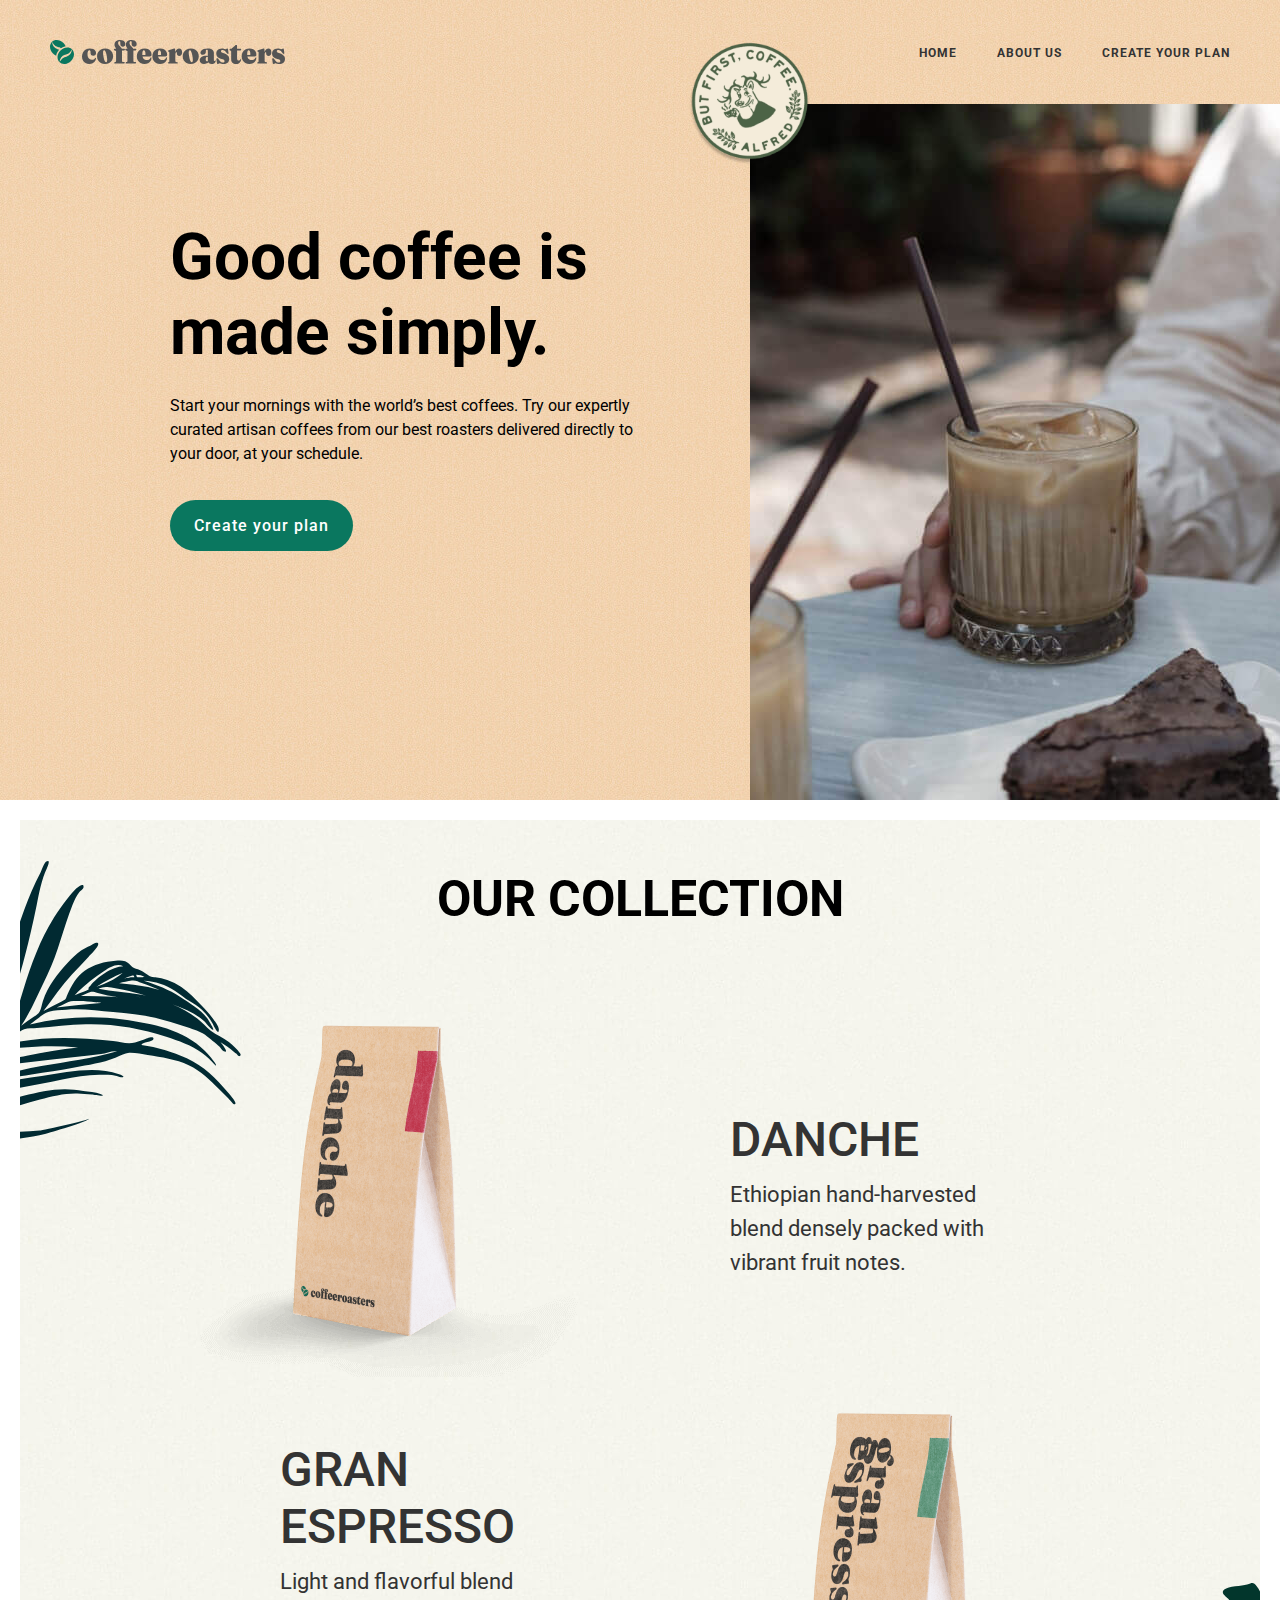
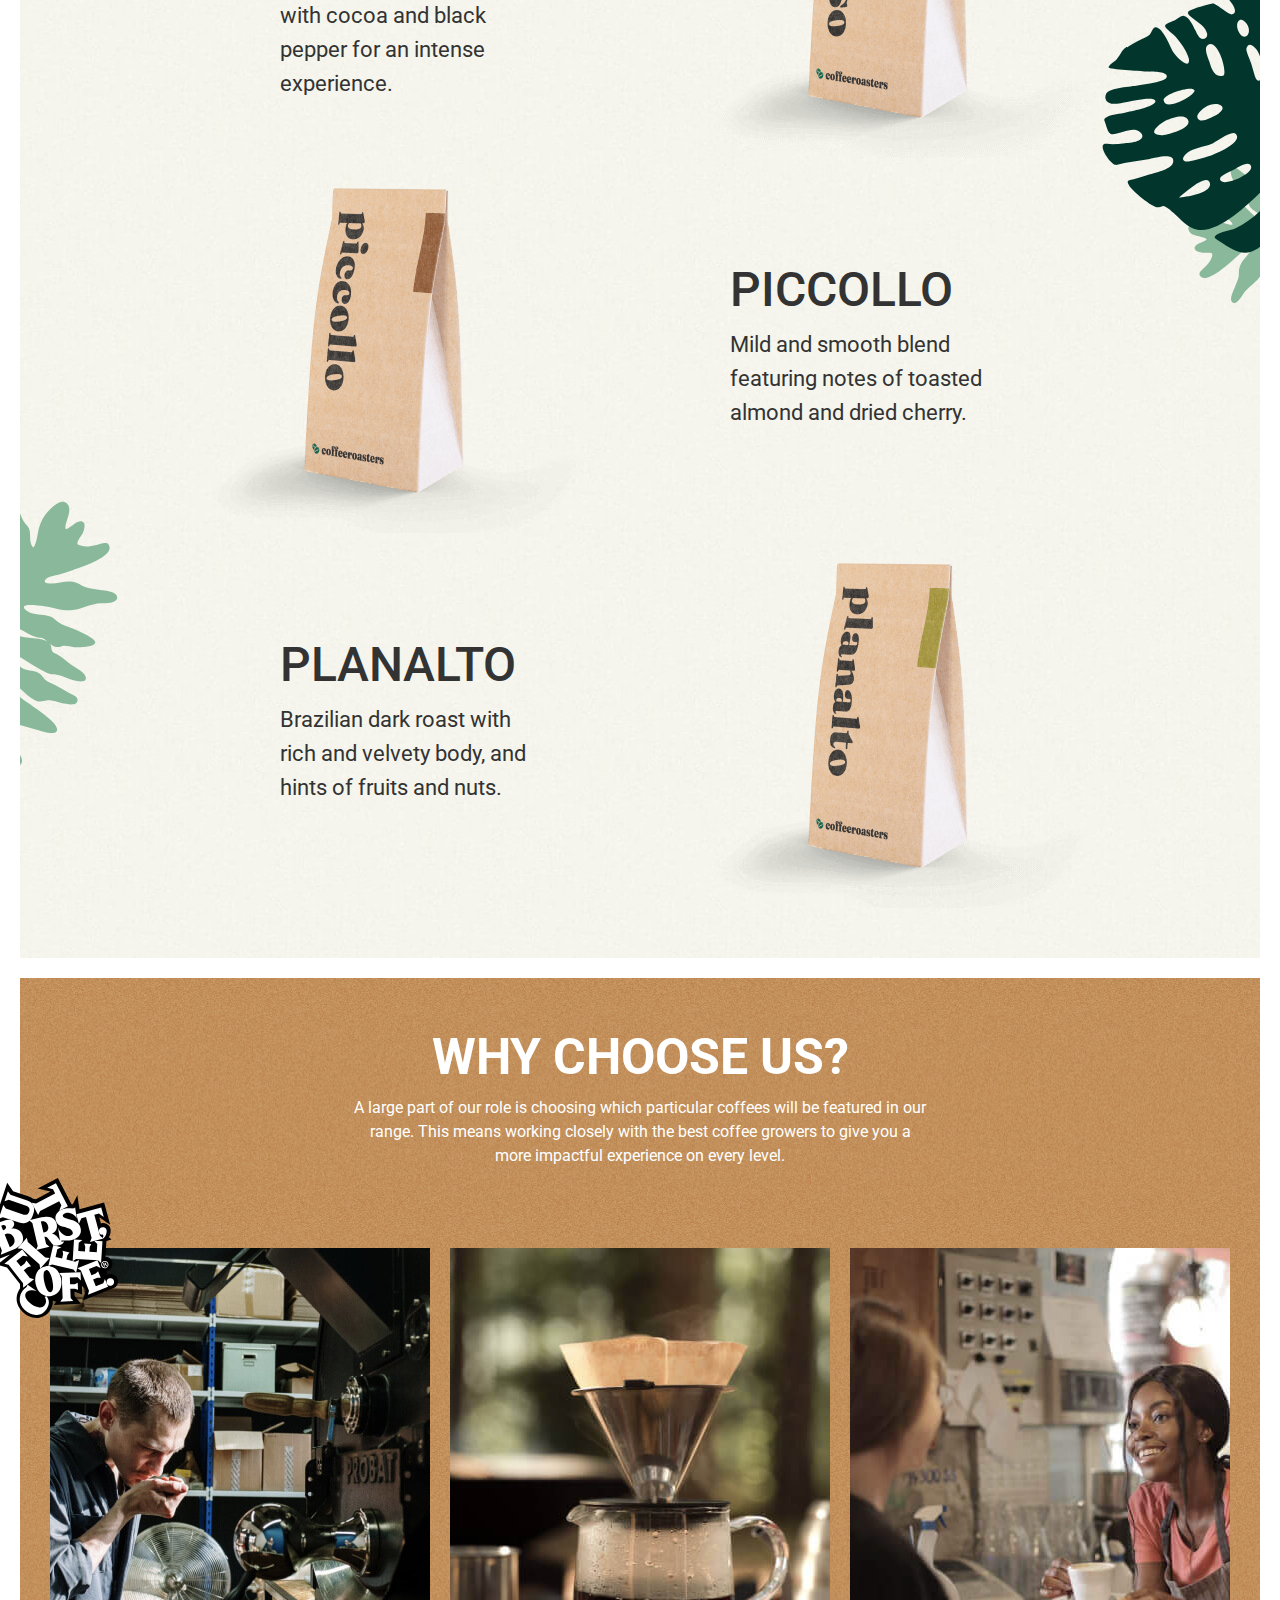
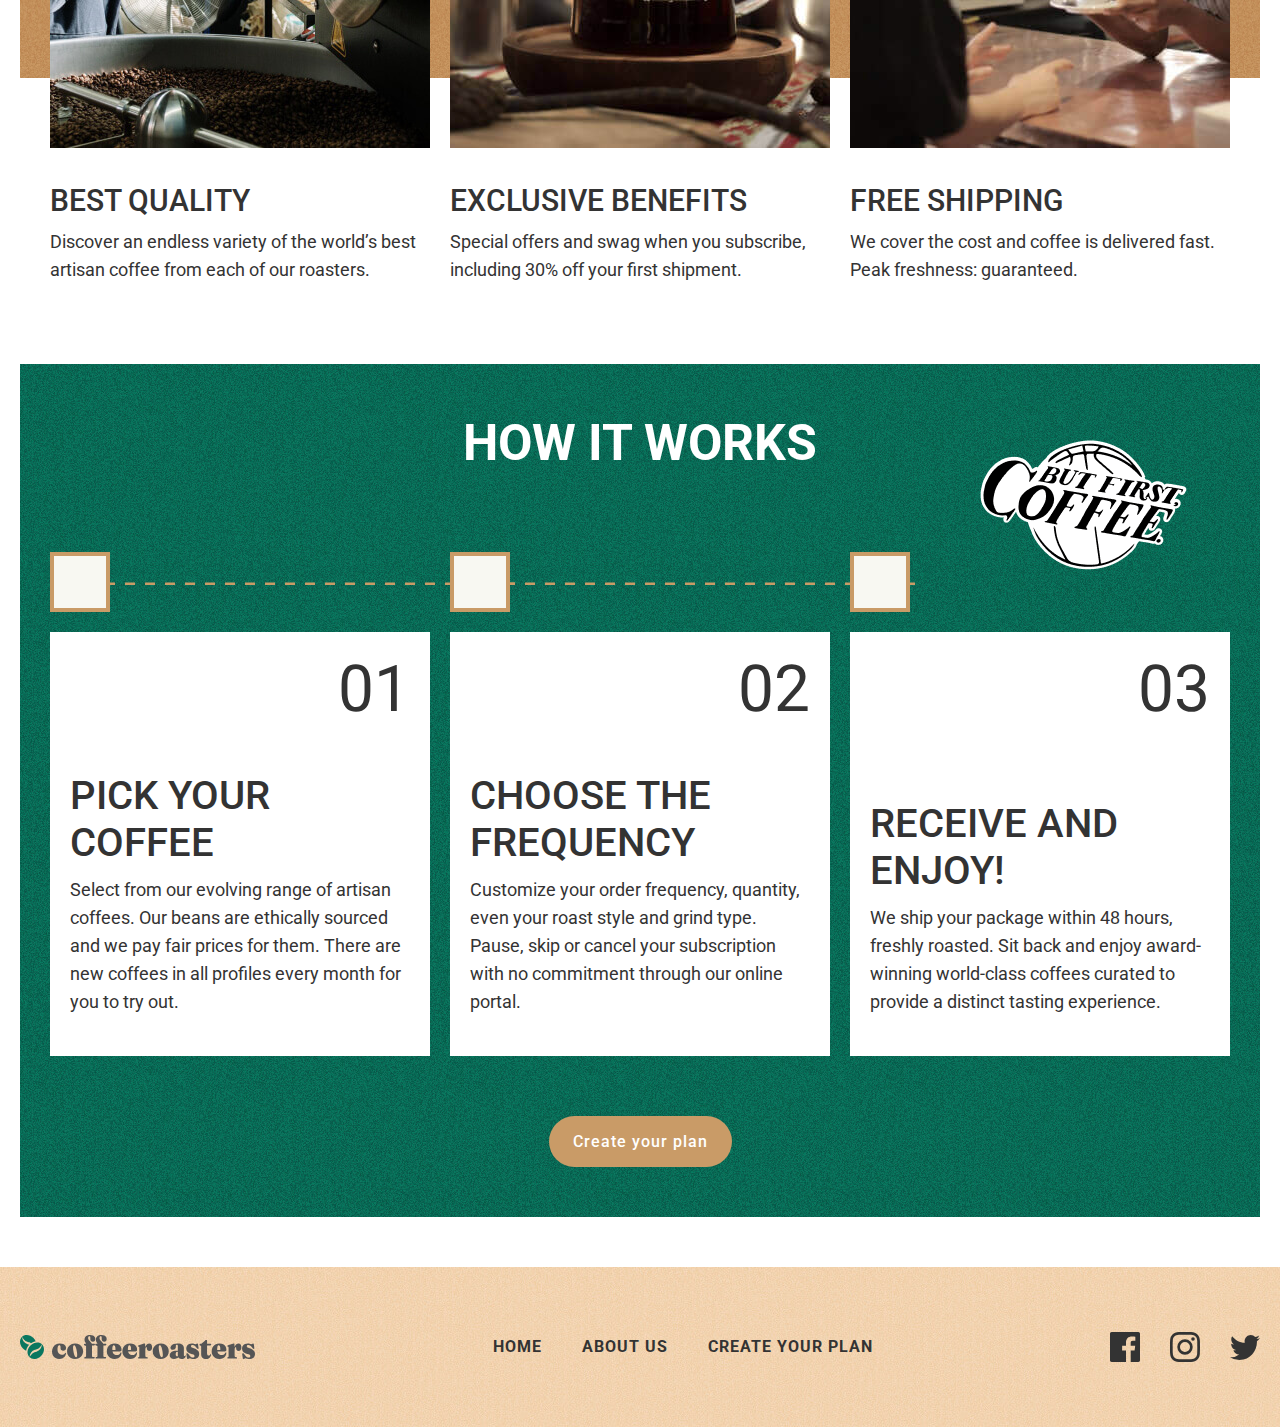
<file: index.html>
<!DOCTYPE html>
<html lang="en">
<head>
  <meta charset="UTF-8">
  <meta http-equiv="X-UA-Compatible" content="IE=edge">
  <meta name="viewport" content="width=device-width, initial-scale=1.0">
  <title>CoffeeRoasters</title>

  <!-- GOOGLE-FONTS -->
  <link rel="preconnect" href="https://fonts.googleapis.com">
  <link rel="preconnect" href="https://fonts.gstatic.com" crossorigin>
  <link href="https://fonts.googleapis.com/css2?family=Roboto:wght@400;500;700&display=swap" rel="stylesheet">

  <!-- Stylesheets -->
  <link rel="stylesheet" href="./css/normalize.css">
  <link rel="stylesheet" href="./css/style.css">
</head>
<body>

  <div class="hero-wrapper">

    <!-- HEADER -->
    <header class="site-header">
      <div class="site-header-container container">
        <a href="index.html" class="site-header-logo">
          <img class="header-logo-img" src="./img/logo.svg" alt="CoffeeRoasters logo" width="235" height="24" >
        </a>
        <!-- SITENAV -->
        <nav class="sitenav">
          <ul class="sinav-list">
            <li class="sitenav-item"><a class="sitenav-link" href="index.html" >HOME</a></li>
            <li class="sitenav-item"><a class="sitenav-link" href="about-us.html" >ABOUT US</a></li>
            <li class="sitenav-item"><a class="sitenav-link" href="creat-plan.html" >Create your plan</a></li>
          </ul>
        </nav>
      </div>
    </header>

    <!-- HERO -->

    <section class="hero">
      <div class="hero-container container">
        <div class="hero-info-wrapper">
          <h1 class="hero-heading">Good coffee is made simply.</h1>
          <p class="hero-text">Start your mornings with the world’s best coffees. Try our expertly curated artisan coffees from our best roasters delivered directly to your door, at your schedule.</p>
          <a href="#" class="button button-green">Create your plan</a>
        </div>
        <div class="hero-img-wrapper">
          <img class="manufactor-label" src="./img/manufactor-label.png" alt="manufactor-label " width="160" height="160" srcset="./img/manufactor-label.png 1x , ./img/manufactor-label@2x.png 2x">
          <img class="hero-img" src="./img/hero-img.jpg" alt=" a person's hand a cup of coffee" width="710" height="696" srcset="./img/hero-img.jpg 1x , ./img/hero-img@2x.jpg 2x">
        </div>
      </div>
    </section>
  </div>

  <!-- MAIN-CONTENT -->

  <main class="main-content">

    <!-- COLLECTION -->

    <section class="collection">
      <div class="container">
        <div class=" collection-content ">
          <h2 class="collection-heading">Our collection</h2>
          <ul class="collection-list">

            <li class="collection-item">
              <img class="collection-img" src="./img/danche.png" alt="danche"  width="450" height="375" srcset="./img/danche.png 1x , ./img/danche@2x.png 2x">
              <div class="collection-info-wrapper">
                <h3 class="collection-info-title">Danche</h3>
                <p class="collection-info-desc">Ethiopian hand-harvested blend densely packed with vibrant fruit notes.</p>
              </div>
            </li>

            <li class="collection-item">
              <img class="collection-img" src="./img/gran_espresso.png" alt="gran-espresso"  width="450" height="375" srcset="./img/gran_espresso.png 1x , ./img/gran_espresso@2x.png 2x">
              <div class="collection-info-wrapper">
                <h3 class="collection-info-title">Gran Espresso</h3>
                <p class="collection-info-desc">Light and flavorful blend with cocoa and black pepper for an intense experience.</p>
              </div>
            </li>

            <li class="collection-item">
              <img  class="collection-img" src="./img/picollo.png" alt="picollo" width="450" height="375" srcset="./img/picollo.png 1x , ./img/picollo@2x.png 2x">
              <div class="collection-info-wrapper">
                <h3 class="collection-info-title">Piccollo</h3>
                <p class="collection-info-desc">Mild and smooth blend featuring notes of toasted almond and dried cherry.</p>
              </div>
            </li>

            <li class="collection-item">
              <img class="collection-img" src="./img/planalto.png" alt="planalto"  width="450" height="375" srcset="./img/planalto.png 1x , ./img/planalto@2x.png 2x">
              <div class="collection-info-wrapper">
                <h3 class="collection-info-title">Planalto</h3>
                <p class="collection-info-desc">Brazilian dark roast with rich and velvety body, and hints of fruits and nuts.</p>
              </div>
            </li>

          </ul>

          <img class="collection-leafe-left" src="./img/leavest-leafe.svg" alt width="371" height="371" >

            <img class="collection-leaves-right" src="./img/leaves-right-mix.svg" alt  width="546" height="592" >

          <img class="collection-leafe-left-light" src="./img/leaves-left-light.svg " alt width="314" height="287"  >
        </div>
      </div>
    </section>


    <!-- PROPOSAL -->

    <section class="proposal">
      <div class="container">
        <div class="proposal-content">
          <h2 class="proposal-heading">Why choose us?</h2>
          <p class="proposal-text">A large part of our role is choosing which particular coffees will be featured in our range. This means working closely with the best coffee growers to give you a more impactful experience on every level.</p>


          <ul class="proposal-list">

            <li class="proposal-item">
              <img src="./img/coffe-motto.svg" alt="catchy slogan about coffe" class="coffee-moto" width="140" height="144">
              <img class="proposal-img" src="./img/best-quality.jpg" alt=" Coffe factory worker  smelling coffee beans" width="433" height="500" srcset="./img/best-quality.jpg 1x , ./img/best-quality@2x.jpg 2x" >
              <h3 class="proposal-item-title">Best quality</h3>
              <p class="proposal-item-text">Discover an endless variety of the world’s best artisan coffee from each of our roasters.</p>
            </li>

            <li class="proposal-item">
              <img class="proposal-img"  src="./img/exclusive-benefits.jpg" alt="Coffe is being filtered into a glass pot" width="433" height="500" srcset="./img/exclusive-benefits.jpg 1x , ./img/exclusive-benefits@2x.jpg 2x">
              <h3 class="proposal-item-title">Exclusive benefits</h3>
              <p class="proposal-item-text">Special offers and swag when you subscribe, including 30% off your first shipment.</p>
            </li>

            <li class="proposal-item">
              <img class="proposal-img" src="./img/free-shipping.jpg" alt="Coffe shop worker giving coffe customer"  width="433" height="500" srcset="./img/free-shipping.jpg 1x , ./img/free-shipping@2x.jpg 2x">
              <h3 class="proposal-item-title">Free shipping</h3>
              <p class="proposal-item-text">We cover the cost and coffee is delivered fast. Peak freshness: guaranteed.</p>
            </li>

          </ul>
        </div>
      </div>
    </section>


    <!-- MANUAL -->
    <section class="manual">
      <div class="container">
        <div class="manual-inner ">
          <h2 class="manual-heading">How it works</h2>
          <ol class="maual-steps-list">
            <li class="manual-steps-item">
              <div class="manual-info-box">
                <h3 class="manual-steps-title">Pick your coffee</h3>
                <p class="manual-steps-text">Select from our evolving range of artisan coffees. Our
                  beans are ethically sourced and we pay fair prices for them. There are new coffees in all profiles every month for you to try out.</p>
              </div>
            </li>
            <li class="manual-steps-item">
              <div class="manual-info-box">
                <h3 class="manual-steps-title">Choose the frequency</h3>
                <p class="manual-steps-text">Customize your order frequency, quantity, even your roast
                  style and grind type. Pause, skip or cancel your subscription with no commitment through our online portal.</p>
              </div>
            </li>
            <li class="manual-steps-item">
              <div class="manual-info-box">
                <h3 class="manual-steps-title">Receive and enjoy!</h3>
                <p class="manual-steps-text">We ship your package within 48 hours, freshly roasted. Sit back and enjoy award-winning world-class coffees curated to provide a distinct tasting experience.</p>
              </div>
            </li>
          </ol>
          <a href="#" class="button button-brown">Create your plan</a>
          <img class="catchy-slogan" src="./img/catchy-slogan.png" alt="catchy-slogan"  width="227" height="192" srcset="./img/catchy-slogan.png 1x , ./img/catchy-slogan@2x.png 2x">
        </div>
      </div>
    </section>
  </main>

  <!-- FOOTER -->

  <footer class="site-footer">
    <div class="footer-container container">
      <a class="footer-logo" href="index.html" >
        <img class="footer-logo-img" src="./img/logo.svg" alt="site-footer-logo">
      </a>

      <div class="sitenav footer-sitenav">
        <ul class="sinav-list">
          <li class="sitenav-item"><a class="sitenav-link" href="#" >HOME</a></li>
          <li class="sitenav-item"><a class="sitenav-link" href="#" >ABOUT US</a></li>
          <li class="sitenav-item"><a class="sitenav-link" href="#" >Create your plan</a></li>
        </ul>
      </div>
      <div class="site-footer-socials">
        <ul class="socials-list">
          <li class="socials-item"><a class="socials-link" href="#" target="_blank" ><svg width="30" height="30" fill="none" xmlns="http://www.w3.org/2000/svg"><path d="M28.344 0H1.656C.741 0 0 .741 0 1.656v26.689C0 29.259.741 30 1.656 30h14.369V18.383h-3.91v-4.528h3.91v-3.339c0-3.875 2.366-5.985 5.824-5.985 1.656 0 3.078.124 3.494.179v4.05l-2.398.001c-1.88 0-2.244.894-2.244 2.204v2.891h4.484l-.584 4.528h-3.9V30h7.645C29.26 30 30 29.259 30 28.344V1.656C30 .741 29.259 0 28.344 0Z" fill="currentColor"/></svg></a></li>
          <li class="socials-item"><a class="socials-link" href="#" target="_blank" ><svg width="30" height="30" fill="none" xmlns="http://www.w3.org/2000/svg"><path fill-rule="evenodd" clip-rule="evenodd" d="M15 0c-4.074 0-4.584.018-6.184.09C3.37.34.341 3.362.091 8.815.018 10.416 0 10.926 0 15s.018 4.585.09 6.185c.25 5.448 3.272 8.475 8.725 8.725 1.601.073 2.111.09 6.185.09s4.585-.017 6.185-.09c5.443-.25 8.478-3.273 8.724-8.725.074-1.6.091-2.111.091-6.185s-.017-4.584-.09-6.184C29.665 3.374 26.639.341 21.186.091 19.585.018 19.074 0 15 0Zm0 2.704c4.005 0 4.48.015 6.063.087 4.065.185 5.963 2.114 6.148 6.15.073 1.58.087 2.055.087 6.06 0 4.007-.015 4.48-.087 6.062-.186 4.03-2.08 5.963-6.148 6.148-1.583.073-2.055.088-6.063.088-4.005 0-4.48-.015-6.061-.088-4.075-.186-5.964-2.123-6.149-6.15-.072-1.58-.087-2.055-.087-6.06 0-4.006.016-4.48.087-6.062.186-4.034 2.08-5.964 6.149-6.149 1.582-.071 2.056-.086 6.061-.086ZM7.297 15a7.703 7.703 0 1 1 15.406 0 7.703 7.703 0 0 1-15.406 0ZM15 20a5 5 0 1 1 0-10 5 5 0 0 1 0 10Zm6.206-13.007a1.8 1.8 0 1 1 3.601.002 1.8 1.8 0 0 1-3.6-.002Z" fill="currentColor"/></svg></a></li>
          <li class="socials-item"><a class="socials-link" href="#" target="_blank" ><svg width="30" height="25" fill="none" xmlns="http://www.w3.org/2000/svg"><path d="M30 2.96c-1.104.502-2.29.84-3.535.993A6.296 6.296 0 0 0 29.171.461a12.145 12.145 0 0 1-3.909 1.532A6.075 6.075 0 0 0 20.77 0c-3.974 0-6.894 3.802-5.996 7.748C9.66 7.486 5.125 4.973 2.089 1.155.476 3.99 1.252 7.702 3.993 9.58a6.014 6.014 0 0 1-2.787-.79c-.067 2.925 1.977 5.66 4.936 6.269a6.02 6.02 0 0 1-2.78.107c.783 2.508 3.056 4.332 5.75 4.383A12.156 12.156 0 0 1 0 22.165 17.112 17.112 0 0 0 9.435 25c11.428 0 17.884-9.897 17.494-18.773A12.713 12.713 0 0 0 30 2.96Z" fill="currentColor"/></svg></a></li>
        </ul>
      </div>
    </div>
  </footer>


  <script src="./js/main.js"></script>
</body>
</html>
</file>
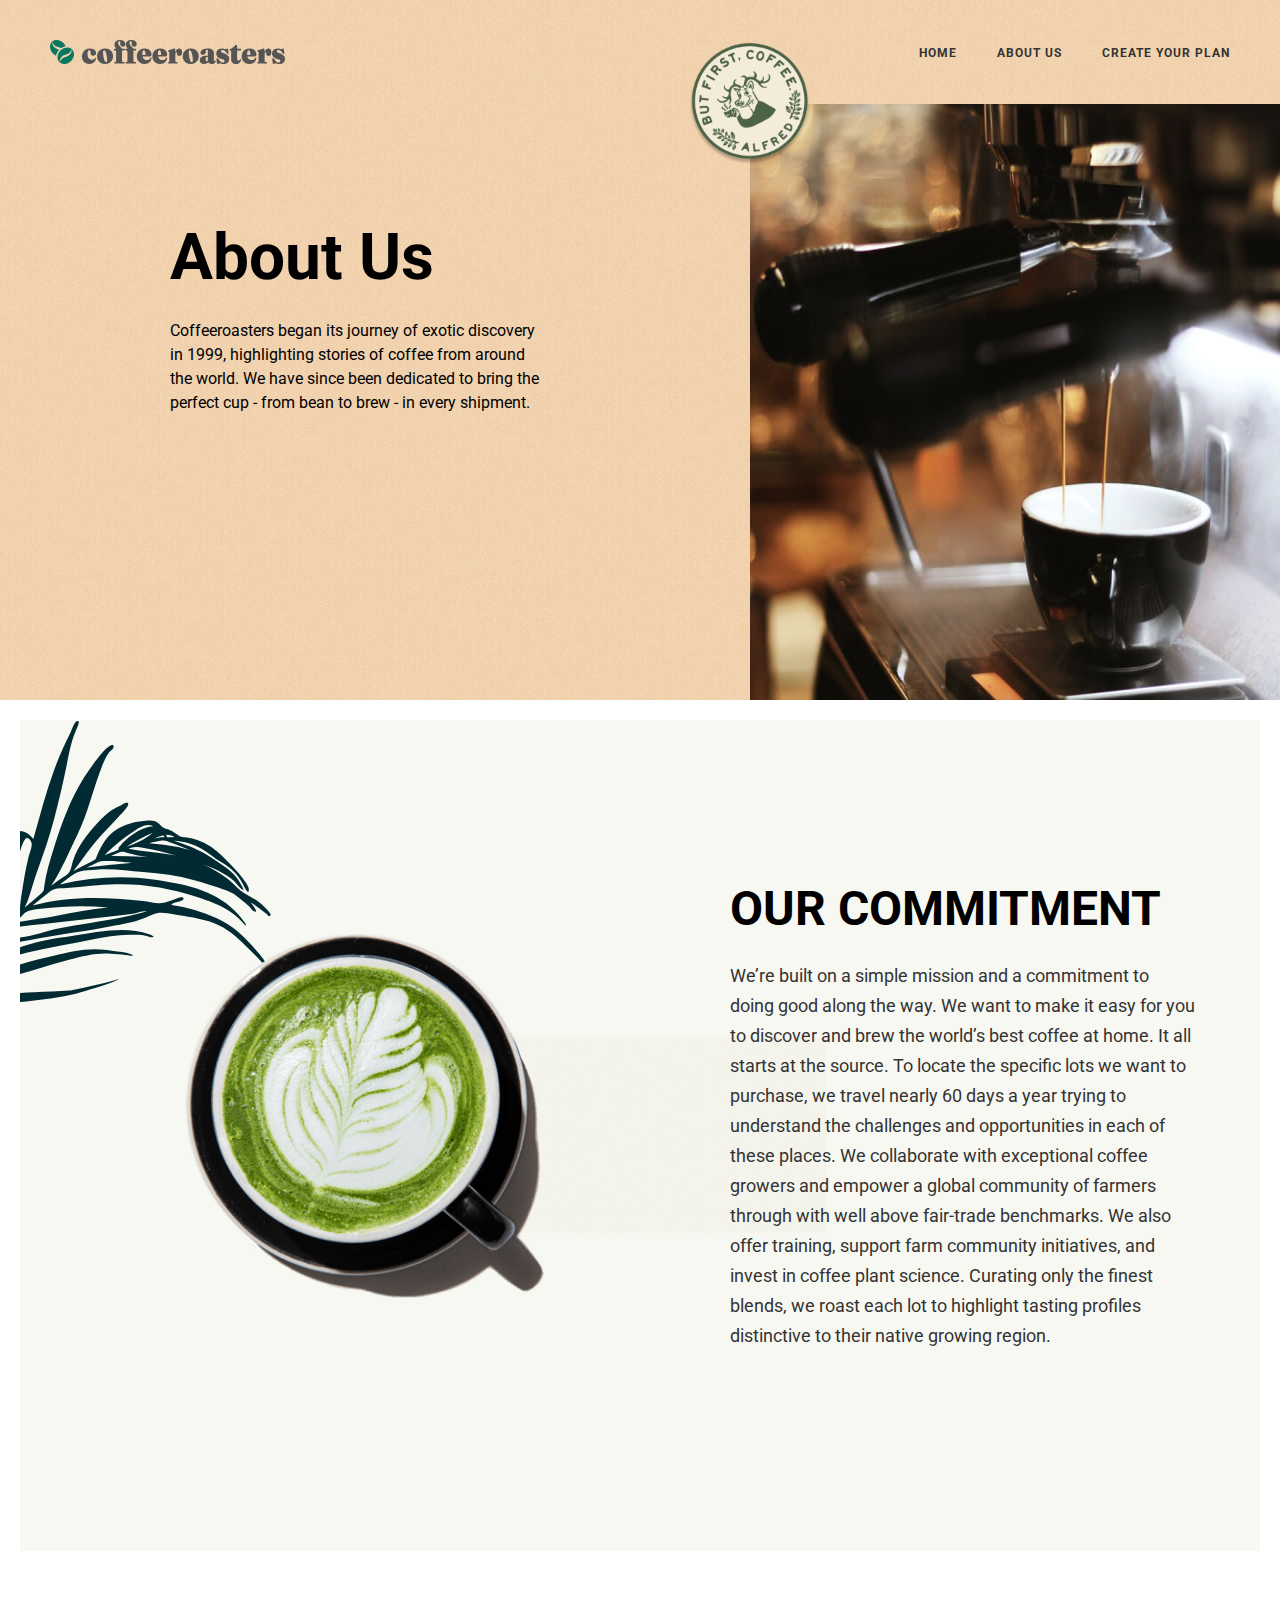
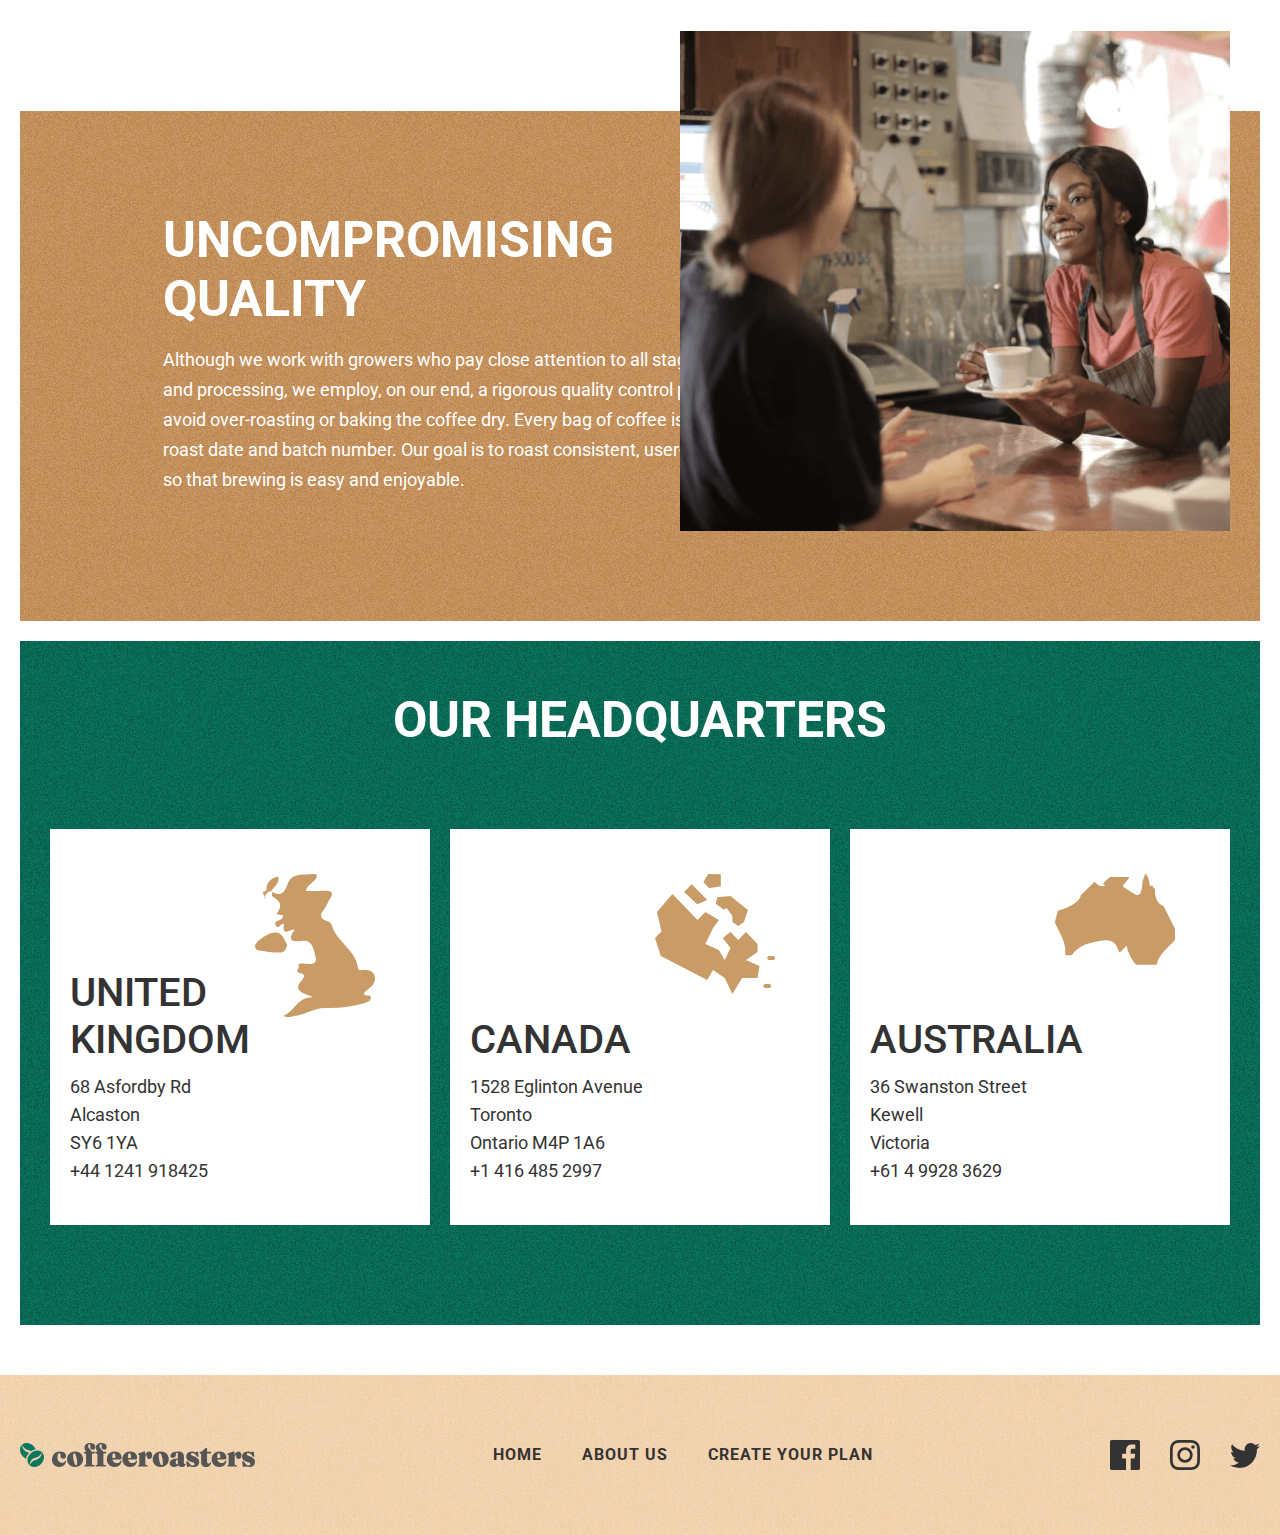
<file: about-us.html>
<!DOCTYPE html>
<html lang="en">

<head>
  <meta charset="UTF-8">
  <meta http-equiv="X-UA-Compatible" content="IE=edge">
  <meta name="viewport" content="width=device-width, initial-scale=1.0">
  <title>About-us</title>

  <!-- GOOGLE-FONTS -->
  <link rel="preconnect" href="https://fonts.googleapis.com">
  <link rel="preconnect" href="https://fonts.gstatic.com" crossorigin>
  <link href="https://fonts.googleapis.com/css2?family=Roboto:wght@400;500;700&display=swap" rel="stylesheet">

  <!-- Stylesheets -->
  <link rel="stylesheet" href="./css/normalize.css">
  <link rel="stylesheet" href="./css/style.css">

</head>

<body>
  <div class="hero-wrapper">

    <!-- HEADER -->
    <header class="site-header">
      <div class="site-header-container container">
        <a href="index.html" class="site-header-logo">
          <img class="header-logo-img" src="./img/logo.svg" alt="CoffeeRoasters logo" width="235" height="24">
        </a>
        <!-- SITENAV -->
        <nav class="sitenav">
          <ul class="sinav-list">
            <li class="sitenav-item"><a class="sitenav-link" href="index.html">HOME</a></li>
            <li class="sitenav-item"><a class="sitenav-link" href="about-us.html">ABOUT US</a></li>
            <li class="sitenav-item"><a class="sitenav-link" href="creat-plan.html">Create your plan</a></li>
          </ul>
        </nav>
      </div>
    </header>

    <!-- HERO -->

    <section class="hero">
      <div class="hero-container container">
        <div class="hero-info-wrapper about-hero-info-wrapper">
          <h1 class="hero-heading">About Us</h1>
          <p class="hero-text">Coffeeroasters began its journey of exotic discovery in 1999, highlighting stories of
            coffee from around the world. We have since been dedicated to bring the perfect cup - from bean to brew - in
            every shipment.</p>
        </div>
        <div class="hero-img-wrapper">
          <img class="manufactor-label" src="./img/manufactor-label.png" alt="manufactor-label " width="160" height="160" srcset="./img/manufactor-label.png 1x , ./img/manufactor-label@2x.png 2x">
          <img class="about-hero-img" src="./img/about-us.jpg" alt=" coffe maker is pouring coffee into a cup" width="710" height="596" srcset="./img/about-us.jpg 1x , ./img/about-us@2x.jpg 2x">
        </div>
      </div>
    </section>
  </div>


  <!-- MAIN -->

  <main class="main-content">

    <!-- COMMITMENT -->

    <section class="commitment">
      <div class="container">
        <div class="commitment-inner">
          <img class="commitment-img" src="./img/cup-coffe.png" alt="A cup of beatiful coffee" width="360" height="364" srcset="./img/cup-coffe.png 1x , ./img/cup-coffe@2x.png 2x">
          <div class="commitment-content">
            <h2 class="commitment-heading">Our commitment</h2>
            <p class="commitment-text">We’re built on a simple mission and a commitment to doing good along the way. We
              want to make it easy for you to discover and brew the world’s best coffee at home. It all starts at the
              source. To locate the specific lots we want to purchase, we travel nearly 60 days a year trying to
              understand the challenges and opportunities in each of these places. We collaborate with exceptional
              coffee growers and empower a global community of farmers through with well above fair-trade benchmarks. We
              also offer training, support farm community initiatives, and invest in coffee plant science. Curating only
              the finest blends, we roast each lot to highlight tasting profiles distinctive to their native growing
              region.</p>
          </div>
        </div>
      </div>
    </section>

    <!-- ABOUT-PROPOSAL -->

    <section class="about-proposal">
      <div class="container">
        <div class="about-proposal-content">
          <div class="about-proposal-inner">
            <h2 class="about-proposal-heading">Uncompromising <br> quality</h2>
            <p class="about-proposal-text">Although we work with growers who pay close attention to all stages of
              harvest and processing, we employ, on our end, a rigorous quality control program to avoid over-roasting
              or baking the coffee dry. Every bag of coffee is tagged with a roast date and batch number. Our goal is to
              roast consistent, user-friendly coffee, so that brewing is easy and enjoyable.</p>
          </div>

          <img class="about-proposal-img" src="./img/about-proposal-img.png"
            alt="Coffe shop worker giving coffe customer" width="550" height="500"
            srcset="./img/about-proposal-img.png 1x , ./img/about-proposal-img@2x.png 2x">
        </div>
      </div>
    </section>

    <!-- ABOUT-MANUAL -->

    <section class="manual">
      <div class="container">
        <div class="manual-inner about-manual-inner">
          <h2 class="manual-heading">Our headquarters</h2>
          <ul class="maual-steps-list about-manual-steps-list">
            <li class="about-manual-steps-item">
              <div class="about-manual-info-box ">
                <h3 class="manual-steps-title">United Kingdom</h3>
                <p class="manual-steps-text">68 Asfordby Rd <br>
                  Alcaston <br>
                  SY6 1YA <br>
                  +44 1241 918425</p>
              </div>
            </li>
            <li class="about-manual-steps-item">
              <div class="about-manual-info-box">
                <h3 class="manual-steps-title">Canada</h3>
                <p class="manual-steps-text">1528 Eglinton Avenue <br>
                  Toronto <br>
                  Ontario M4P 1A6 <br>
                  +1 416 485 2997</p>
              </div>
            </li>
            <li class="about-manual-steps-item">
              <div class="about-manual-info-box ">
                <h3 class="manual-steps-title">Australia</h3>
                <p class="manual-steps-text">36 Swanston Street <br>
                  Kewell <br>
                  Victoria <br>
                  +61 4 9928 3629</p>
              </div>
            </li>
          </ul>
        </div>
      </div>
    </section>
  </main>

  <!-- FOOTER -->

  <footer class="site-footer">
    <div class="footer-container container">
      <a class="footer-logo" href="index.html">
        <img class="footer-logo-img" src="./img/logo.svg" alt="site-footer-logo">
      </a>

      <div class="sitenav footer-sitenav">
        <ul class="sinav-list">
          <li class="sitenav-item"><a class="sitenav-link" href="#">HOME</a></li>
          <li class="sitenav-item"><a class="sitenav-link" href="#">ABOUT US</a></li>
          <li class="sitenav-item"><a class="sitenav-link" href="#">Create your plan</a></li>
        </ul>
      </div>
      <div class="site-footer-socials">
        <ul class="socials-list">
          <li class="socials-item"><a class="socials-link" href="#"><svg width="30" height="30" fill="none"
                xmlns="http://www.w3.org/2000/svg">
                <path
                  d="M28.344 0H1.656C.741 0 0 .741 0 1.656v26.689C0 29.259.741 30 1.656 30h14.369V18.383h-3.91v-4.528h3.91v-3.339c0-3.875 2.366-5.985 5.824-5.985 1.656 0 3.078.124 3.494.179v4.05l-2.398.001c-1.88 0-2.244.894-2.244 2.204v2.891h4.484l-.584 4.528h-3.9V30h7.645C29.26 30 30 29.259 30 28.344V1.656C30 .741 29.259 0 28.344 0Z"
                  fill="currentColor" /></svg></a></li>
          <li class="socials-item"><a class="socials-link" href="#"><svg width="30" height="30" fill="none"
                xmlns="http://www.w3.org/2000/svg">
                <path fill-rule="evenodd" clip-rule="evenodd"
                  d="M15 0c-4.074 0-4.584.018-6.184.09C3.37.34.341 3.362.091 8.815.018 10.416 0 10.926 0 15s.018 4.585.09 6.185c.25 5.448 3.272 8.475 8.725 8.725 1.601.073 2.111.09 6.185.09s4.585-.017 6.185-.09c5.443-.25 8.478-3.273 8.724-8.725.074-1.6.091-2.111.091-6.185s-.017-4.584-.09-6.184C29.665 3.374 26.639.341 21.186.091 19.585.018 19.074 0 15 0Zm0 2.704c4.005 0 4.48.015 6.063.087 4.065.185 5.963 2.114 6.148 6.15.073 1.58.087 2.055.087 6.06 0 4.007-.015 4.48-.087 6.062-.186 4.03-2.08 5.963-6.148 6.148-1.583.073-2.055.088-6.063.088-4.005 0-4.48-.015-6.061-.088-4.075-.186-5.964-2.123-6.149-6.15-.072-1.58-.087-2.055-.087-6.06 0-4.006.016-4.48.087-6.062.186-4.034 2.08-5.964 6.149-6.149 1.582-.071 2.056-.086 6.061-.086ZM7.297 15a7.703 7.703 0 1 1 15.406 0 7.703 7.703 0 0 1-15.406 0ZM15 20a5 5 0 1 1 0-10 5 5 0 0 1 0 10Zm6.206-13.007a1.8 1.8 0 1 1 3.601.002 1.8 1.8 0 0 1-3.6-.002Z"
                  fill="currentColor" /></svg></a></li>
          <li class="socials-item"><a class="socials-link" href="#"><svg width="30" height="25" fill="none"
                xmlns="http://www.w3.org/2000/svg">
                <path
                  d="M30 2.96c-1.104.502-2.29.84-3.535.993A6.296 6.296 0 0 0 29.171.461a12.145 12.145 0 0 1-3.909 1.532A6.075 6.075 0 0 0 20.77 0c-3.974 0-6.894 3.802-5.996 7.748C9.66 7.486 5.125 4.973 2.089 1.155.476 3.99 1.252 7.702 3.993 9.58a6.014 6.014 0 0 1-2.787-.79c-.067 2.925 1.977 5.66 4.936 6.269a6.02 6.02 0 0 1-2.78.107c.783 2.508 3.056 4.332 5.75 4.383A12.156 12.156 0 0 1 0 22.165 17.112 17.112 0 0 0 9.435 25c11.428 0 17.884-9.897 17.494-18.773A12.713 12.713 0 0 0 30 2.96Z"
                  fill="currentColor" /></svg></a></li>
        </ul>
      </div>
    </div>
  </footer>
  <script src="./js/main.js"></script>
</body>

</html>
</file>
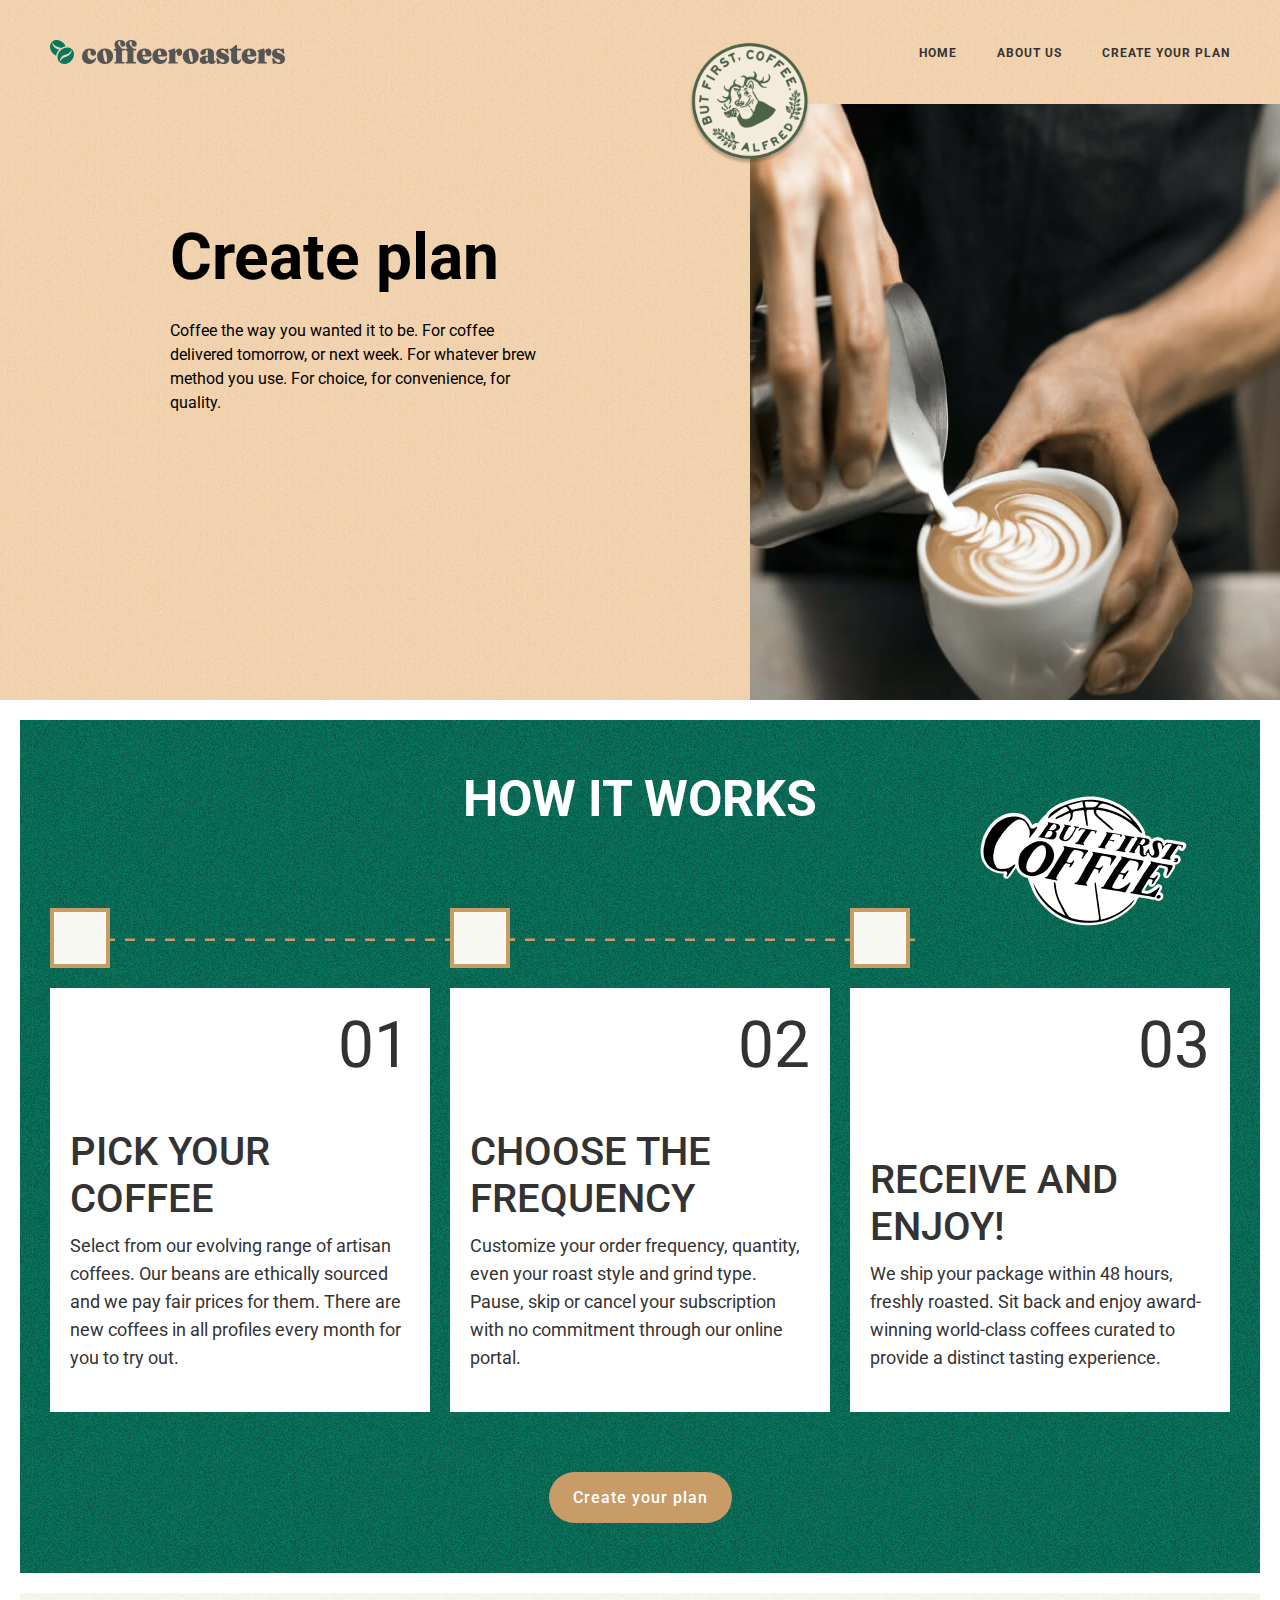
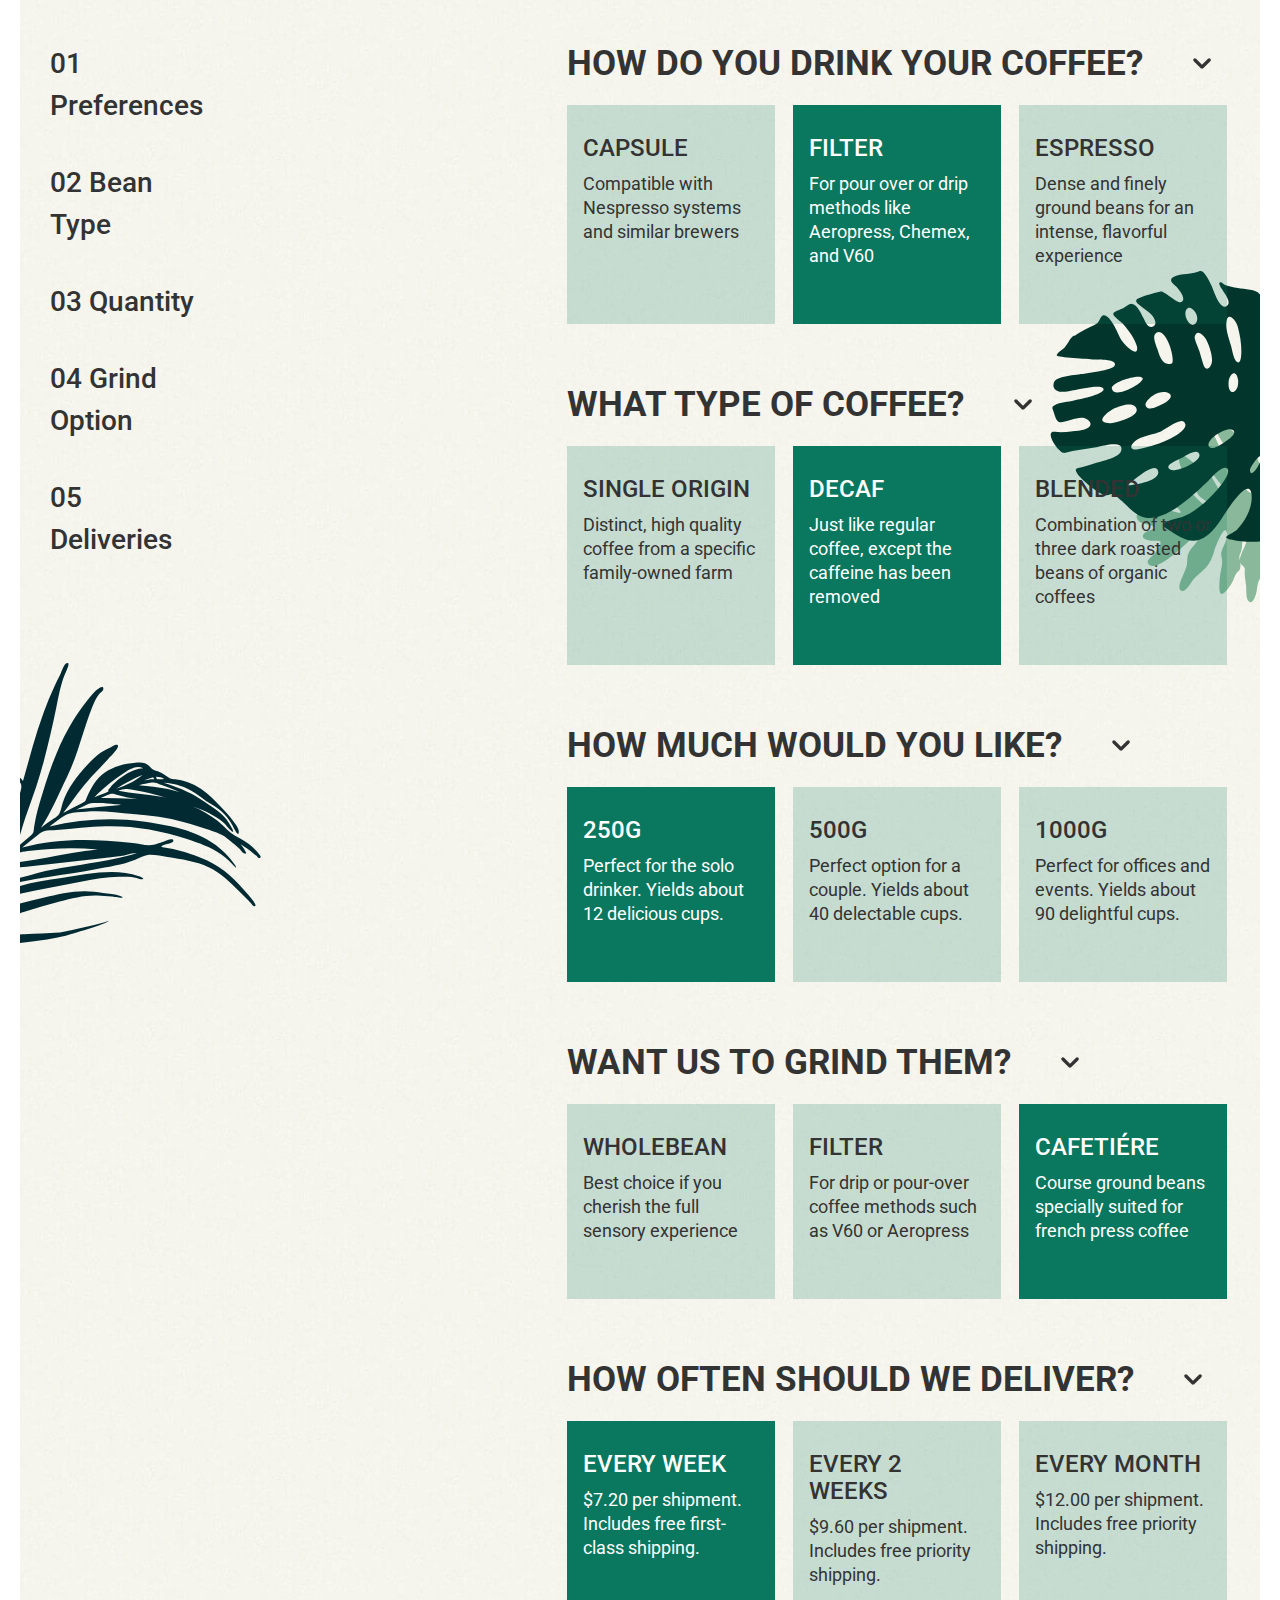
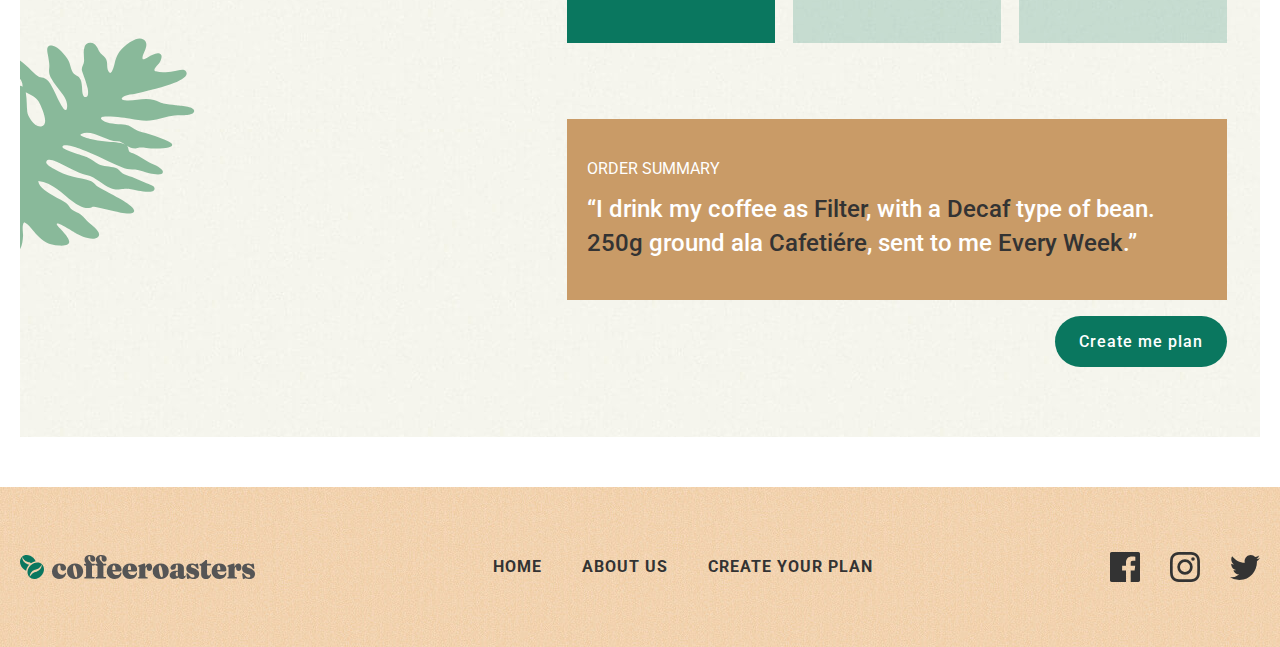
<file: creat-plan.html>
<!DOCTYPE html>
<html lang="en">

<head>
  <meta charset="UTF-8">
  <meta http-equiv="X-UA-Compatible" content="IE=edge">
  <meta name="viewport" content="width=device-width, initial-scale=1.0">
  <title>Creat a plan</title>

  <!-- GOOGLE-FONTS -->
  <link rel="preconnect" href="https://fonts.googleapis.com">
  <link rel="preconnect" href="https://fonts.gstatic.com" crossorigin>
  <link href="https://fonts.googleapis.com/css2?family=Roboto:wght@400;500;700&display=swap" rel="stylesheet">

  <!-- Stylesheets -->
  <link rel="stylesheet" href="./css/normalize.css">
  <link rel="stylesheet" href="./css/style.css">
</head>

<body>
  <div class="hero-wrapper">

    <!-- HEADER -->
    <header class="site-header">
      <div class="site-header-container container">
        <a href="index.html" class="site-header-logo">
          <img class="header-logo-img" src="./img/logo.svg" alt="CoffeeRoasters logo" width="235" height="24">
        </a>
        <!-- SITENAV -->
        <nav class="sitenav">
          <ul class="sinav-list">
            <li class="sitenav-item"><a class="sitenav-link" href="index.html">HOME</a></li>
            <li class="sitenav-item"><a class="sitenav-link" href="about-us.html">ABOUT US</a></li>
            <li class="sitenav-item"><a class="sitenav-link" href="creat-plan.html">Create your plan</a></li>
          </ul>
        </nav>
      </div>
    </header>

    <!-- HERO -->

    <section class="hero">
      <div class="hero-container container">
        <div class="hero-info-wrapper about-hero-info-wrapper">
          <h1 class="hero-heading">Create plan</h1>
          <p class="hero-text">Coffee the way you wanted it to be. For coffee delivered tomorrow, or next week. For
            whatever brew method you use. For choice, for convenience, for quality.</p>
        </div>
        <div class="hero-img-wrapper">
          <img class="manufactor-label" src="./img/manufactor-label.png" alt="manufactor-label " width="160"
            height="160" srcset="./img/manufactor-label.png 1x , ./img/manufactor-label@2x.png 2x">
          <img class="about-hero-img" src="./img/coffe-make.jpg" alt=" coffe maker is pouring coffee into a cup"
            width="710" height="596" srcset="./img/coffe-make.jpg 1x , ./img/coffe-make@2x.jpg 2x">
        </div>
      </div>
    </section>
  </div>

  <!-- MAIN -->

  <main class="main-content">
    <!-- MANUAL -->
    <section class="manual">
      <div class="container">
        <div class="manual-inner ">
          <h2 class="manual-heading">How it works</h2>
          <ul class="maual-steps-list">
            <li class="manual-steps-item">
              <div class="manual-info-box">
                <h3 class="manual-steps-title">Pick your coffee</h3>
                <p class="manual-steps-text">Select from our evolving range of artisan coffees. Our
                  beans are ethically sourced and we pay fair prices for them. There are new coffees in all profiles
                  every month for you to try out.</p>
              </div>
            </li>
            <li class="manual-steps-item">
              <div class="manual-info-box">
                <h3 class="manual-steps-title">Choose the frequency</h3>
                <p class="manual-steps-text">Customize your order frequency, quantity, even your roast
                  style and grind type. Pause, skip or cancel your subscription with no commitment through our online
                  portal.</p>
              </div>
            </li>
            <li class="manual-steps-item">
              <div class="manual-info-box">
                <h3 class="manual-steps-title">Receive and enjoy!</h3>
                <p class="manual-steps-text">We ship your package within 48 hours, freshly roasted. Sit back and enjoy
                  award-winning world-class coffees curated to provide a distinct tasting experience.</p>
              </div>
            </li>
          </ul>
          <a href="#" class="button button-brown">Create your plan</a>
          <img class="catchy-slogan" src="./img/catchy-slogan.png" alt="catchy-slogan" width="227" height="192"
            srcset="./img/catchy-slogan.png 1x , ./img/catchy-slogan@2x.png 2x">
        </div>
      </div>
    </section>

    <section class="new-plan">

      <div class="container">
        <div class="new-plan-container ">
          <div class="new-plan-content">
            <h2 class="visually-hidden">Creat new plan</h2>
            <!-- NEW-PLAN-STEPS -->
            <ol class="new-plan-steps">
              <li class="new-plan-steps-item"><a class="new-plan-steps-link" href="#">01 Preferences</a></li>
              <li class="new-plan-steps-item"><a class="new-plan-steps-link" href="#">02 Bean Type</a></li>
              <li class="new-plan-steps-item"><a class="new-plan-steps-link" href="#">03 Quantity</a></li>
              <li class="new-plan-steps-item"><a class="new-plan-steps-link" href="#">04 Grind Option</a></li>
              <li class="new-plan-steps-item"><a class="new-plan-steps-link" href="#">05 Deliveries</a></li>
            </ol>
            <!-- NEW-PLAN-FORM -->
            <form class="new-plan-form" action="https://echo.htmlacademy.ru" method="post">
              <div class="new-plan-inner">
                <section class="new-plan-form-group">
                  <header class="form-group-header">
                    <h3 class="form-group-heading">how do you drink your coffee?</h3>
                    <button class="form-group-toggler" type="button">
                      <img class="form-group__toggler-icon" src="./img/toggler-down.svg" alt="drop-down" width="18"
                        height="11">
                    </button>
                  </header>
                  <div class="form-group-inner">
                    <ul class="form-group__radio-list">
                      <li class="form-group__radio-item">
                        <label class="custom-radio">
                          <input  class="custom-radio__input visually-hidden" type="radio" name="preferrences" value="capsule">
                          <span class="custom-radio-control">
                            <span class="custom-radio__title">Capsule</span>
                            <span class="custom-radio__info">Compatible with Nespresso systems and similar brewers</span>
                          </span>
                        </label>
                      </li>
                      <li class="form-group__radio-item">
                        <label class="custom-radio">
                          <input checked class="custom-radio__input visually-hidden" type="radio" name="preferrences" value="filter">
                          <span class="custom-radio-control">
                            <span class="custom-radio__title">Filter</span>
                            <span class="custom-radio__info">For pour over or drip methods like Aeropress, Chemex, and
                              V60</span>
                          </span>
                        </label>
                      </li>
                      <li class="form-group__radio-item">
                        <label class="custom-radio">
                          <input class="custom-radio__input visually-hidden" type="radio" name="preferrences" value="espresso">
                          <span class="custom-radio-control">
                            <span class="custom-radio__title">Espresso</span>
                            <span class="custom-radio__info">Dense and finely ground beans for an intense, flavorful
                              experience</span>
                          </span>
                        </label>
                      </li>
                    </ul>
                  </div>
                </section>
              </div>

              <div class="new-plan-inner">
                <section class="new-plan-form-group">
                  <header class="form-group-header">
                    <h3 class="form-group-heading">what type of coffee?</h3>
                    <button class="form-group-toggler" type="button">
                      <img class="form-group__toggler-icon" src="./img/toggler-down.svg" alt="drop-down" width="18"
                        height="11">
                    </button>
                  </header>
                  <div class="form-group-inner">
                    <ul class="form-group__radio-list">
                      <li class="form-group__radio-item">
                        <label class="custom-radio">
                          <input  class="custom-radio__input visually-hidden" type="radio" name="bean_type" value="single origin">
                          <span class="custom-radio-control">
                            <span class="custom-radio__title">single origin</span>
                            <span class="custom-radio__info">Distinct, high quality coffee from a specific family-owned farm</span>
                          </span>
                        </label>
                      </li>
                      <li class="form-group__radio-item">
                        <label class="custom-radio">
                          <input checked class="custom-radio__input visually-hidden" type="radio" name="bean_type" value="decaf">
                          <span class="custom-radio-control">
                            <span class="custom-radio__title">decaf</span>
                            <span class="custom-radio__info">Just like regular coffee, except the caffeine has been removed </span>
                          </span>
                        </label>
                      </li>
                      <li class="form-group__radio-item">
                        <label class="custom-radio">
                          <input class="custom-radio__input visually-hidden" type="radio" name="bean_type" value="blended">
                          <span class="custom-radio-control">
                            <span class="custom-radio__title">Blended</span>
                            <span class="custom-radio__info">Combination of two or three dark roasted beans of organic coffees</span>
                          </span>
                        </label>
                      </li>
                    </ul>
                  </div>
                </section>
              </div>

              <div class="new-plan-inner">
                <section class="new-plan-form-group">
                  <header class="form-group-header">
                    <h3 class="form-group-heading">how much would you like?</h3>
                    <button class="form-group-toggler" type="button">
                      <img class="form-group__toggler-icon" src="./img/toggler-down.svg" alt="drop-down" width="18"
                        height="11">
                    </button>
                  </header>
                  <div class="form-group-inner">
                    <ul class="form-group__radio-list">
                      <li class="form-group__radio-item">
                        <label class="custom-radio">
                          <input checked class="custom-radio__input visually-hidden" type="radio" name="quantity" value="250g">
                          <span class="custom-radio-control">
                            <span class="custom-radio__title">250g</span>
                            <span class="custom-radio__info">Perfect for the solo drinker. Yields about 12 delicious cups.</span>
                          </span>
                        </label>
                      </li>
                      <li class="form-group__radio-item">
                        <label class="custom-radio">
                          <input  class="custom-radio__input visually-hidden" type="radio" name="quantity" value="500g">
                          <span class="custom-radio-control">
                            <span class="custom-radio__title">500g</span>
                            <span class="custom-radio__info">Perfect option for a couple. Yields about 40 delectable cups.</span>
                          </span>
                        </label>
                      </li>
                      <li class="form-group__radio-item">
                        <label class="custom-radio">
                          <input class="custom-radio__input visually-hidden" type="radio" name="quantity" value="1000g">
                          <span class="custom-radio-control" >
                            <span class="custom-radio__title">1000g</span>
                            <span class="custom-radio__info">Perfect for offices and events. Yields about 90 delightful cups.</span>
                          </span>
                        </label>
                      </li>
                    </ul>
                  </div>
                </section>
              </div>

              <div class="new-plan-inner">
                <section class="new-plan-form-group">
                  <header class="form-group-header">
                    <h3 class="form-group-heading">Want us to grind them?</h3>
                    <button class="form-group-toggler" type="button">
                      <img class="form-group__toggler-icon" src="./img/toggler-down.svg" alt="drop-down" width="18"
                        height="11">
                    </button>
                  </header>
                  <div class="form-group-inner">
                    <ul class="form-group__radio-list">
                      <li class="form-group__radio-item">
                        <label class="custom-radio">
                          <input class="custom-radio__input visually-hidden" type="radio" name="grind" value="wholebean">
                          <span class="custom-radio-control">
                            <span class="custom-radio__title">Wholebean</span>
                            <span class="custom-radio__info">Best choice if you cherish the full sensory experience</span>
                          </span>
                        </label>
                      </li>
                      <li class="form-group__radio-item">
                        <label class="custom-radio">
                          <input  class="custom-radio__input visually-hidden" type="radio" name="grind" value="filter">
                          <span class="custom-radio-control">
                            <span class="custom-radio__title">Filter</span>
                            <span class="custom-radio__info">For drip or pour-over coffee methods such as V60 or Aeropress</span>
                          </span>
                        </label>
                      </li>
                      <li class="form-group__radio-item">
                        <label class="custom-radio">
                          <input checked  class="custom-radio__input visually-hidden" type="radio" name="grind" value="cafetiére">
                          <span class="custom-radio-control">
                            <span class="custom-radio__title">Cafetiére</span>
                            <span class="custom-radio__info">Course ground beans specially suited for french press coffee</span>
                          </span>
                        </label>
                      </li>
                    </ul>
                  </div>
                </section>
              </div>


              <div class="new-plan-inner">
                <section class="new-plan-form-group">
                  <header class="form-group-header">
                    <h3 class="form-group-heading">how often should we deliver?</h3>
                    <button class="form-group-toggler" type="button">
                      <img class="form-group__toggler-icon" src="./img/toggler-down.svg" alt="drop-down" width="18"
                        height="11">
                    </button>
                  </header>
                  <div class="form-group-inner">
                    <ul class="form-group__radio-list">
                      <li class="form-group__radio-item">
                        <label class="custom-radio">
                          <input checked class="custom-radio__input visually-hidden" type="radio" name="delivery" value="weekly">
                          <span class="custom-radio-control">
                            <span class="custom-radio__title">every week</span>
                            <span class="custom-radio__info">$7.20 per shipment. Includes free first-class shipping.</span>
                          </span>
                        </label>
                      </li>
                      <li class="form-group__radio-item">
                        <label class="custom-radio">
                          <input  class="custom-radio__input visually-hidden" type="radio" name="delivery" value="biweekly">
                          <span class="custom-radio-control">
                            <span class="custom-radio__title">Every 2 weeks</span>
                            <span class="custom-radio__info">$9.60 per shipment. Includes free priority shipping.</span>
                          </span>
                        </label>
                      </li>
                      <li class="form-group__radio-item">
                        <label class="custom-radio">
                          <input  class="custom-radio__input visually-hidden" type="radio" name="delivery" value="monthly">
                          <span class="custom-radio-control">
                            <span class="custom-radio__title">Every month</span>
                            <span class="custom-radio__info">$12.00 per shipment. Includes free priority shipping.</span>
                          </span>
                        </label>
                      </li>
                    </ul>
                  </div>
                </section>
              </div>

              <div class="order-simmary">
                <dl class="definition-list">
                  <dt class="order-definition-term">Order Summary</dt>
                  <dd class="order-definition">“I drink my coffee as <span class="selected-options">Filter</span>, with a <span class="selected-options">Decaf</span> type of bean. <span class="selected-options">250g</span> ground ala <span class="selected-options">Cafetiére</span>, sent to me <span class="selected-options">Every Week</span>.”</dd>
                </dl>
                <button type="submit"class="button button-green">Create me plan</button>
              </div>
            </form>
                    </div>
          </div>
      </div>
    </section>



  </main>

  <!-- FOOTER -->

  <footer class="site-footer">
    <div class="footer-container container">
      <a class="footer-logo" href="index.html">
        <img class="footer-logo-img" src="./img/logo.svg" alt="site-footer-logo">
      </a>

      <div class="sitenav footer-sitenav">
        <ul class="sinav-list">
          <li class="sitenav-item"><a class="sitenav-link" href="#">HOME</a></li>
          <li class="sitenav-item"><a class="sitenav-link" href="#">ABOUT US</a></li>
          <li class="sitenav-item"><a class="sitenav-link" href="#">Create your plan</a></li>
        </ul>
      </div>
      <div class="site-footer-socials">
        <ul class="socials-list">
          <li class="socials-item"><a class="socials-link" href="#"><svg width="30" height="30" fill="none"
                xmlns="http://www.w3.org/2000/svg">
                <path
                  d="M28.344 0H1.656C.741 0 0 .741 0 1.656v26.689C0 29.259.741 30 1.656 30h14.369V18.383h-3.91v-4.528h3.91v-3.339c0-3.875 2.366-5.985 5.824-5.985 1.656 0 3.078.124 3.494.179v4.05l-2.398.001c-1.88 0-2.244.894-2.244 2.204v2.891h4.484l-.584 4.528h-3.9V30h7.645C29.26 30 30 29.259 30 28.344V1.656C30 .741 29.259 0 28.344 0Z"
                  fill="currentColor" /></svg></a></li>
          <li class="socials-item"><a class="socials-link" href="#"><svg width="30" height="30" fill="none"
                xmlns="http://www.w3.org/2000/svg">
                <path fill-rule="evenodd" clip-rule="evenodd"
                  d="M15 0c-4.074 0-4.584.018-6.184.09C3.37.34.341 3.362.091 8.815.018 10.416 0 10.926 0 15s.018 4.585.09 6.185c.25 5.448 3.272 8.475 8.725 8.725 1.601.073 2.111.09 6.185.09s4.585-.017 6.185-.09c5.443-.25 8.478-3.273 8.724-8.725.074-1.6.091-2.111.091-6.185s-.017-4.584-.09-6.184C29.665 3.374 26.639.341 21.186.091 19.585.018 19.074 0 15 0Zm0 2.704c4.005 0 4.48.015 6.063.087 4.065.185 5.963 2.114 6.148 6.15.073 1.58.087 2.055.087 6.06 0 4.007-.015 4.48-.087 6.062-.186 4.03-2.08 5.963-6.148 6.148-1.583.073-2.055.088-6.063.088-4.005 0-4.48-.015-6.061-.088-4.075-.186-5.964-2.123-6.149-6.15-.072-1.58-.087-2.055-.087-6.06 0-4.006.016-4.48.087-6.062.186-4.034 2.08-5.964 6.149-6.149 1.582-.071 2.056-.086 6.061-.086ZM7.297 15a7.703 7.703 0 1 1 15.406 0 7.703 7.703 0 0 1-15.406 0ZM15 20a5 5 0 1 1 0-10 5 5 0 0 1 0 10Zm6.206-13.007a1.8 1.8 0 1 1 3.601.002 1.8 1.8 0 0 1-3.6-.002Z"
                  fill="currentColor" /></svg></a></li>
          <li class="socials-item"><a class="socials-link" href="#"><svg width="30" height="25" fill="none"
                xmlns="http://www.w3.org/2000/svg">
                <path
                  d="M30 2.96c-1.104.502-2.29.84-3.535.993A6.296 6.296 0 0 0 29.171.461a12.145 12.145 0 0 1-3.909 1.532A6.075 6.075 0 0 0 20.77 0c-3.974 0-6.894 3.802-5.996 7.748C9.66 7.486 5.125 4.973 2.089 1.155.476 3.99 1.252 7.702 3.993 9.58a6.014 6.014 0 0 1-2.787-.79c-.067 2.925 1.977 5.66 4.936 6.269a6.02 6.02 0 0 1-2.78.107c.783 2.508 3.056 4.332 5.75 4.383A12.156 12.156 0 0 1 0 22.165 17.112 17.112 0 0 0 9.435 25c11.428 0 17.884-9.897 17.494-18.773A12.713 12.713 0 0 0 30 2.96Z"
                  fill="currentColor" /></svg></a></li>
        </ul>
      </div>
    </div>
  </footer>
  <script src="./js/main.js"></script>
</body>

</html>
</file>
<file: css/style.css>
/* CUSTOM-PROPS */
:root{
  --main-text-color:#000;
  --accent-color: #0A775F;
  --light-green-color:#F8F8F2;
  --dark-brown-color: #C99B67;
  --accent-color-green-80:rgba(10, 119, 95, 0.8);
  --accent-color-green-60:rgba(10, 119, 95, 0.6);
  --hero-bg-color:#F3D7B7;
  --button-green-hover: rgba(10, 119, 95, 0.8);
  --button-green-active: rgba(10, 119, 95, 0.6);
  --button-dark-brown-hover:rgba(201, 155, 103, 0.8);
  --button-dark-brown-active:rgba(201, 155, 103, 0.6);
}

/* GLOBAL */
html{
  box-sizing: border-box;
  height: 100%;
  scroll-behavior: smooth;
}

*,
*::before,
*::after{
  box-sizing: inherit;
}

body{
  display: flex;
  flex-direction: column;
  height: 100%;
  padding: 0;
  margin: 0;
  font-size: 16px;
  line-height: 1.5;
  font-family:"Roboto", "Arial", sans-serif;
  background-color: #fff;
  color: #333;
}

img{
  max-width: 100%;
  height: auto;
}

/* CONTAINER */
.container{
  width: 100%;
  max-width: 1440px;
  padding-left: 20px;
  padding-right: 20px;
  margin-left: auto;
  margin-right: auto;
}

*:focus{
  outline: 2px dashed var(--accent-color);
  outline-offset: 2px;
}

li{
  list-style: none;
}

a{
  text-decoration: none;
}

.visually-hidden {
  clip: rect(0 0 0 0);
  clip-path: inset(50%);
  height: 1px;
  overflow: hidden;
  position: absolute;
  white-space: nowrap;
  width: 1px;
}

.button {
  display: inline-block;
  padding: 16px 24px;
  border: 0;
  border-radius: 100px;
  text-align: center;
  font-size: 16px;
  font-weight: 500;
  line-height: 1.2;
  color: #fff;
  letter-spacing: 1px;
}
.button-green {
  background-color: var(--accent-color);
  transition: background-color 0.4s ease;
}

.button-green:hover{
  background-color: var(--button-green-hover);
}

.button-green:active{
  background-color: var(--button-green-active);
}

.button-brown:hover{
  background-color: var(--button-dark-brown-hover);
}

.button-brown:active{
  background-color: var(--button-dark-brown-active);
}

/* HEADER */

.hero-wrapper {
  background-color: var(--hero-bg-color);
  background-image: url("../img/hero-wrapper.jpg");
  background-repeat: no-repeat;
  background-size: cover;

}
.site-header {
  padding-top: 40px;
  padding-bottom: 40px;
}

.site-header-container{
  display: flex;
  justify-content: space-between;
  padding-left: 50px;
  padding-right: 50px;
}

.site-header-logo {
  display: flex;
  transition: opacity 0.4s ease;
}

.site-header-logo:hover{
  opacity: 0.8;
}

.site-header-logo:active{
  opacity: 0.6;
}

.header-logo-img {
  width: 235px;
  height: 24px;
  object-fit: contain;
}

.sinav-list {
  display: flex;
  padding-left: 0;
  margin: 0;
}
.sitenav-item:not(:last-child){
  margin-right: 40px;
}
.sitenav-link {
  font-weight: 700;
  font-size: 12px;
  line-height: 14px;
  letter-spacing: 1px;
  text-transform: uppercase;
  color: #333;
  white-space: nowrap;
  transition: background-color 0.4s ease;
}

.sitenav-link:hover{
  color: var(--accent-color-green-80);
}

.sitenav-link:active{
  color: var(--accent-color-green-60);
}

/* HERO */


.hero-container {
  display: flex;
}

.hero-info-wrapper{
  max-width: 730px;
  width: 100%;
  padding-top: 116px;
  padding-bottom: 100px;
  padding-left: 150px;
  padding-right: 116px;
  color: var(--main-text-color);
}
.hero-heading {
  margin-top: 0;
  margin-bottom: 24px;
  font-size: 64px;
  line-height: 75px;
}
.hero-text {
  margin-top: 0;
  margin-bottom: 34px;
  font-size: 16px;
  line-height: 24px;
}

.hero-img-wrapper{
  position: relative;
  margin-right: -20px;
}
.manufactor-label{
  position: absolute;
  top: 0;
  left: 0;
  transform: translate(-50%, -50%);
}
.hero-img {
  display: block;
  width: 710px;
  height: 696px;
  object-fit: cover;
}

/* MAIN-CONTENT */
.main-content{
  flex-grow: 1;
  padding-top: 20px;
  padding-bottom: 50px;
}

/* COLLECTION */

.collection {
  margin-bottom: 20px;

}
.collection-content{
  position: relative;
  padding: 50px 143px;
  background-color: var(--light-green-color);
  background-image: url("../img/collection-bg-img.jpg") ;
  overflow-x: hidden;
}

.collection-heading{
  text-align: center;
  margin-top: 0;
  margin-bottom: 80px;
  font-size: 50px;
  line-height: normal;
  text-transform: uppercase;
  color: var(--main-text-color);
}

.collection-list {
  padding-left: 0;
  margin: 0;
}

.collection-item {
  display: flex;
  align-items: center;
}

.collection-item:nth-child(even){
  flex-direction: row-reverse;
}

.collection-img {
  flex-shrink: 0;
  width: 450px;
  height: 375px;
  object-fit: cover;
}

.collection-info-wrapper {
  flex-grow: 1;
  padding-left: 117px;
  padding-right: 117px;
}

.collection-info-title {
  margin-top: 0;
  margin-bottom: 10px;
  font-size: 48px;
  line-height: normal;
  font-weight: 500;
  text-transform: uppercase;
}

.collection-info-desc {
  margin: 0;
  font-size: 22px;
  line-height: 34px;
}

.collection-info-desc:not(:last-child){
  margin-bottom: 10px;
}

.collection-leafe-left{
  position: absolute;
  left: -150px;
  top: 40px;
}

.collection-leaves-right{
  position: absolute;
  right: -350px;
  top: 685px;
}


.collection-leafe-left-light{
  position: absolute;
  left: -216px;
  bottom: 170px;
}

/* PROPOSAL */


.proposal-content {
  padding: 50px 30px;
  background: linear-gradient(#c99b67 0 77% , #fff 77% 100% );
  background-image: url("../img/proposal-bg-img.jpg");
  background-repeat: no-repeat;
  background-size: 100% 700px;
}

.proposal-heading {
  margin-top: 0;
  margin-bottom: 10px;
  font-size: 50px;
  line-height: normal;
  color: #fff;
  text-transform: uppercase;
  text-align: center;
}

.proposal-text {
  max-width: 580px;
  margin-top: 0;
  margin-bottom: 80px;
  margin-left: auto;
  margin-right: auto;
  text-align: center;
  color: #fff;
}

.proposal-list {
  display: flex;
  flex-wrap: wrap;
  padding: 0;
  margin: 0;
  margin-left: -20px;
}

.proposal-item {
  width: calc(100% / 3 - 20px);
  margin-left: 20px;
  margin-bottom: 30px;
  position: relative;
}

.coffee-moto{
  position: absolute;
  top: 0;
  left: 0;
  width: 144px;
  height: 140px;
  transform: translate(-50%, -50%);
}

.proposal-img {
  width: 433px;
  height: 500px;
  margin-bottom: 28px;
  object-fit: cover;
}

.proposal-item-title {
  margin-top: 0;
  margin-bottom: 10px;
  font-size: 30px;
  line-height: normal;
  font-weight: 500;
  text-transform: uppercase;
}

.proposal-item-text {
  margin: 0;
  font-size: 18px;
  line-height: 28px;
}

/* MANUAL */


.manual-inner, .about-manual-inner {
  padding: 50px 30px;
  background-color: var(--accent-color);
  background-image: url("../img/manual-bg-img.jpg");
  position: relative;
  text-align: center;
}

.manual-heading {
  margin-top: 0;
  margin-bottom: 80px;
  font-size: 50px;
  line-height: normal;
  text-transform: uppercase;
  color: #fff;
}

.maual-steps-list {
  display: flex;
  padding: 0;
  margin: 0;
  margin-left: -20px;
  margin-bottom: 60px;
  text-align: left;
  counter-reset: (how-it-works);
}

.manual-steps-item {
  position: relative;
  display: flex;
  flex-direction: column;
  width: calc(100% / 3 - 20px);
  margin-left: 20px;
  counter-increment: how-it-works;
}

.manual-steps-item::before{
  position: relative;
  z-index: 2;
  width: 60px;
  height: 60px;
  border: 4px solid #C99B67;
  margin-bottom: 20px;
  background-color: var(--light-green-color);
  text-align: right;
  content: "";
}

.manual-steps-item:not(:last-child):after{
  position: absolute;
  top: 30px;
  left: 35px;
  content: "";
  width: 433px;
  height: 3px;
  background-image: url("../img/strike-through.svg");
  background-repeat: no-repeat;
}

.manual-info-box{
  flex-grow: 1;
  display: flex;
  flex-direction: column;
  padding: 20px 20px 40px;
  background-color: #fff;
}

.manual-info-box::before{
  align-self: flex-end;
  margin-bottom: 45px;
  font-size: 64px;
  line-height: normal;
  content: counter(how-it-works, decimal-leading-zero);
}

.manual-steps-title {
  max-width: 250px;
  margin-top: auto;
  margin-bottom: 10px;
  font-size: 40px;
  line-height: 47px;
  font-weight: 500;
  text-transform: uppercase;
}

.manual-steps-text {
  margin: 0;
  font-size: 18px;
  line-height: 28px;
}

.button-brown {
  background-color: var(--dark-brown-color);
  color: #fff;
}

.button-brown:focus{
  outline-color: var(--dark-brown-color);
}

.catchy-slogan{
  position: absolute;
  right: 68px;
  top: 41px;
}


/* FOOTER */

.site-footer {
  padding-top: 65px;
  padding-bottom: 65px;
  background-color: var(--hero-bg-color);
  background-image: url("../img/hero-wrapper.jpg");
}
.footer-container {
  display: flex;
  justify-content: space-between;
  align-items: center;
}

.footer-logo {
  display: flex;
}
.footer-logo:hover{
  opacity: 0.8;
}
.footer-logo:active{
  opacity: 0.8;
}
.footer-sitenav .sitenav-link{
  font-size: 16px;
  line-height: 19px;
}


.socials-list {
  display: flex;
  align-items: center;
  margin: 0;
  padding-left: 0;
}
.socials-item:not(:last-child){
  margin-right: 30px;
}
.socials-link {
  display: flex;
  color: #333;
}
.socials-link:hover{
  color: var(--accent-color);
}
.socials-link:active{
  opacity: 0.6;
}

/* ABOUT-PAGE */

/* HERO */

.about-hero-info-wrapper{
  padding-right: 208px;
}

.about-hero-img{
  display: block;
  width: 710px;
  height: 596px;
}

/* COMMITMENT */

.commitment{
  margin-bottom: 160px;
}

.commitment-inner {
  display: flex;
  align-items: center;
  padding-top: 160px;
  padding-bottom: 200px;
  padding-left: 165px;
  padding-right: 64px;
  background-color: #F8F8F2;
  background-image: url("../img/commitment.jpg") ,url("../img/leavest-leafe.svg");
  background-repeat: no-repeat , no-repeat;
  background-size: 371px , 371px;
  background-position: center , top 0 left -120px;
}

.commitment-img {
  width: 360px;
  height: 364px;
  object-fit: contain;
}

.commitment-content {
  margin-left: 185px;
  width: 626px;
}

.commitment-heading {
  margin-top: 0;
  margin-bottom: 24px;
  font-size: 48px;
  line-height: normal;
  text-transform: uppercase;
  color: var(--main-text-color);
}

.commitment-text {
  margin: 0;
  font-size: 18px;
  line-height: 30px;
}

/* ABOUT-PROSAL */

.about-proposal {
  margin-bottom: 20px;
  color: #fff;
}


.about-proposal-content {
  position: relative;
  padding-top: 100px;
  padding-bottom: 126px;
  padding-left: 143px;
  padding-right: 30px;
  background-color: #c99b67;
  background-image: url("../img/about-proposal.jpg");
}

.about-proposal-inner{
  width: 640px;
}

.about-proposal-heading {
  margin-top: 0;
  margin-bottom: 16px;
  font-size: 50px;
  line-height: 59px;
  text-transform: uppercase;
}

.about-proposal-text {
  margin: 0;
  font-size: 18px;
  line-height: 30px;
}

.about-proposal-img {
  position: absolute;
  bottom: 90px;
  right: 30px;
  width: 550px;
  height: 500px;
  object-fit: contain;
}

/* About-Manual */

.about-manual-inner{
  padding-bottom: 100px;
}

.about-manual-steps-list{
  margin-bottom: 0;
}

.about-manual-steps-item{
  position: relative;
  display: flex;
  flex-direction: column;
  width: calc(100% / 3 - 20px);
  margin-left: 20px;
}

.about-manual-steps-item:first-child:before{
  content: "";
  display: inline-block;
  margin-left: auto;
  width: 120px;
  height: 143px;
  background-image: url("../img/united-kingdom.svg");
  background-repeat: no-repeat;
  position: absolute;
  top: 45px;
  right: 55px;
}

.about-manual-steps-item:nth-child(2):before{
  content: "";
  display: inline-block;
  margin-left: auto;
  width: 120px;
  height: 120px;
  background-image: url("../img/canada.svg");
  background-repeat: no-repeat;
  position: absolute;
  top: 45px;
  right: 55px;
}

.about-manual-steps-item:last-child:before{
  content: "";
  display: inline-block;
  margin-left: auto;
  width: 120px;
  height: 91px;
  background-image: url("../img/australia.svg");
  background-repeat: no-repeat;
  position: absolute;
  top: 45px;
  right: 55px;
}

.about-manual-info-box{
  display: flex;
  flex-direction: column;
  flex-grow: 1;
  padding-top: 140px;
  padding-bottom: 40px;
  padding-left: 20px;
  padding-right: 55px;
  background-color: #fff;
}


/* NEW-PLAN */


.new-plan {
  margin-top: 20px;
}
.new-plan-container{
  background-color: var(--light-green-color);
  background-image: url("../img/collection-bg-img.jpg");
}
.new-plan-content{
  padding-top: 50px;
  padding-bottom: 50px;
  padding-right: 144px;
  padding-left: 30px;
  background-image:  url("../img/leavest-leafe.svg"), url("../img/leaves-right-mix.svg"), url("../img/leaves-left-light.svg");
  background-repeat:  no-repeat , no-repeat, no-repeat;
  background-size: 371px, 546px 592px , 314px 217px ;
  background-position: left -15% top 40% , top 200px right -43%, left -15% bottom 10%;
  display: flex;
}

.new-plan-steps {
  margin: 0;
  padding-left: 0;
  margin-right: 364px;
}

.new-plan-steps-item:not(:last-child){
  margin-bottom: 35px;
}

.new-plan-steps-link {
  font-size: 28px;
  font-weight: 500;
  color: inherit;
}

.new-plan-steps-link:focus{
  outline: none;
  border-bottom: 3px dashed var(--dark-brown-color);
}

.new-plan-form {
  display: flex;
  flex-direction: column;
}

.new-plan-inner {
  width: 660px;
}

.form-group-header {
  display: flex;
  align-items: center;
}

.form-group-heading {
  margin: 0;
  font-weight: 700;
  font-size: 35px;
  line-height: 1.2;
  font-variant: small-caps;
  text-transform: uppercase;
  font-variant: small-caps;
}

.form-group-toggler {
  margin-left: 44px;
  border: none;
  background-color: transparent;
}

.form-group-inner {
  padding-top: 20px;
  padding-bottom: 60px;
}

.form-group__radio-list {
  margin: 0;
  padding-left: 0;
  display: flex;
  margin-left: -18px;
}

.form-group__radio-item {
  width: calc(100% / 3 - 18px);
  display: flex;
  flex-direction: column;
  margin-left: 18px;
}

.custom-radio{
  display: flex;
  flex-direction: column;
  flex-grow: 1;
}

.custom-radio__input:checked~ .custom-radio-control{
  background-color: var(--accent-color);
  color: #fff;
}

.custom-radio-control {
  display: flex;
  flex-direction: column;
  flex-grow: 1;
  padding: 30px 16px 56px;
  background-color: rgba(10, 119, 95, 0.2);
}

.custom-radio__title {
  margin-bottom: 10px;
  font-weight: 500;
  font-size: 24px;
  line-height: 27px;
  text-transform: uppercase;
}

.custom-radio__info {
  font-weight: 400;
  font-size: 18px;
  line-height: 24px;
}


/* ORDER-SUMMARY */

.order-simmary {
  margin-top: 0;
  margin-bottom: 20px;
  text-align: right;
}
.definition-list{
  text-align: left;
  width: 660px;
  padding: 40px 20px;
  background-color: var(--dark-brown-color);
}
.order-definition-term {
  margin-bottom: 14px;
  font-size: 16px;
  line-height: 19px;
  text-transform: uppercase;
  color: #FFFFFF;
}
.order-definition {
  font-weight: 500;
  font-size: 24px;
  line-height: 34px;
  color: #FFFFFF;
  margin-left: 0;
}
.selected-options{
  color: #333;
}

/* BACKGROUND-IMAGE FOR RETINA SCREENS */
@media
only screen and (-webkit-min-device-pixel-ratio: 2),
only screen and (   min--moz-device-pixel-ratio: 2),
only screen and (     -o-min-device-pixel-ratio: 2/1),
only screen and (        min-device-pixel-ratio: 2),
only screen and (                min-resolution: 192dpi),
only screen and (                min-resolution: 2dppx) {
  .hero-wrapper {
    background-image: url("../img/hero-wrapper@2x.jpg");
  }

  .collection-content{
    background-image: url("../img/collection-bg-img@2x.jpg");

  }
  .proposal-content {
    background-image: url("../img/proposal-bg-img@2x.jpg");
  }
  .manual-inner, .about-manual-inner {
    background-image: url("../img/manual-bg-img@2x.jpg");
  }
  .site-footer {
    background-image: url("../img/hero-wrapper@2x.jpg");
  }

  /*ABOUT-PAGE  */

  .commitment-inner {
    background-image: url("../img/commitment@2x.jpg")
  }

  .about-proposal-content {
    background-image: url("../img/about-proposal@2x.jpg");
  }

  /* CREAT-PLAN */
  .detailed-info-wrapper{
    background-image: url("../img/collection-bg-img@2x.jpg")
  }
}
</file>
